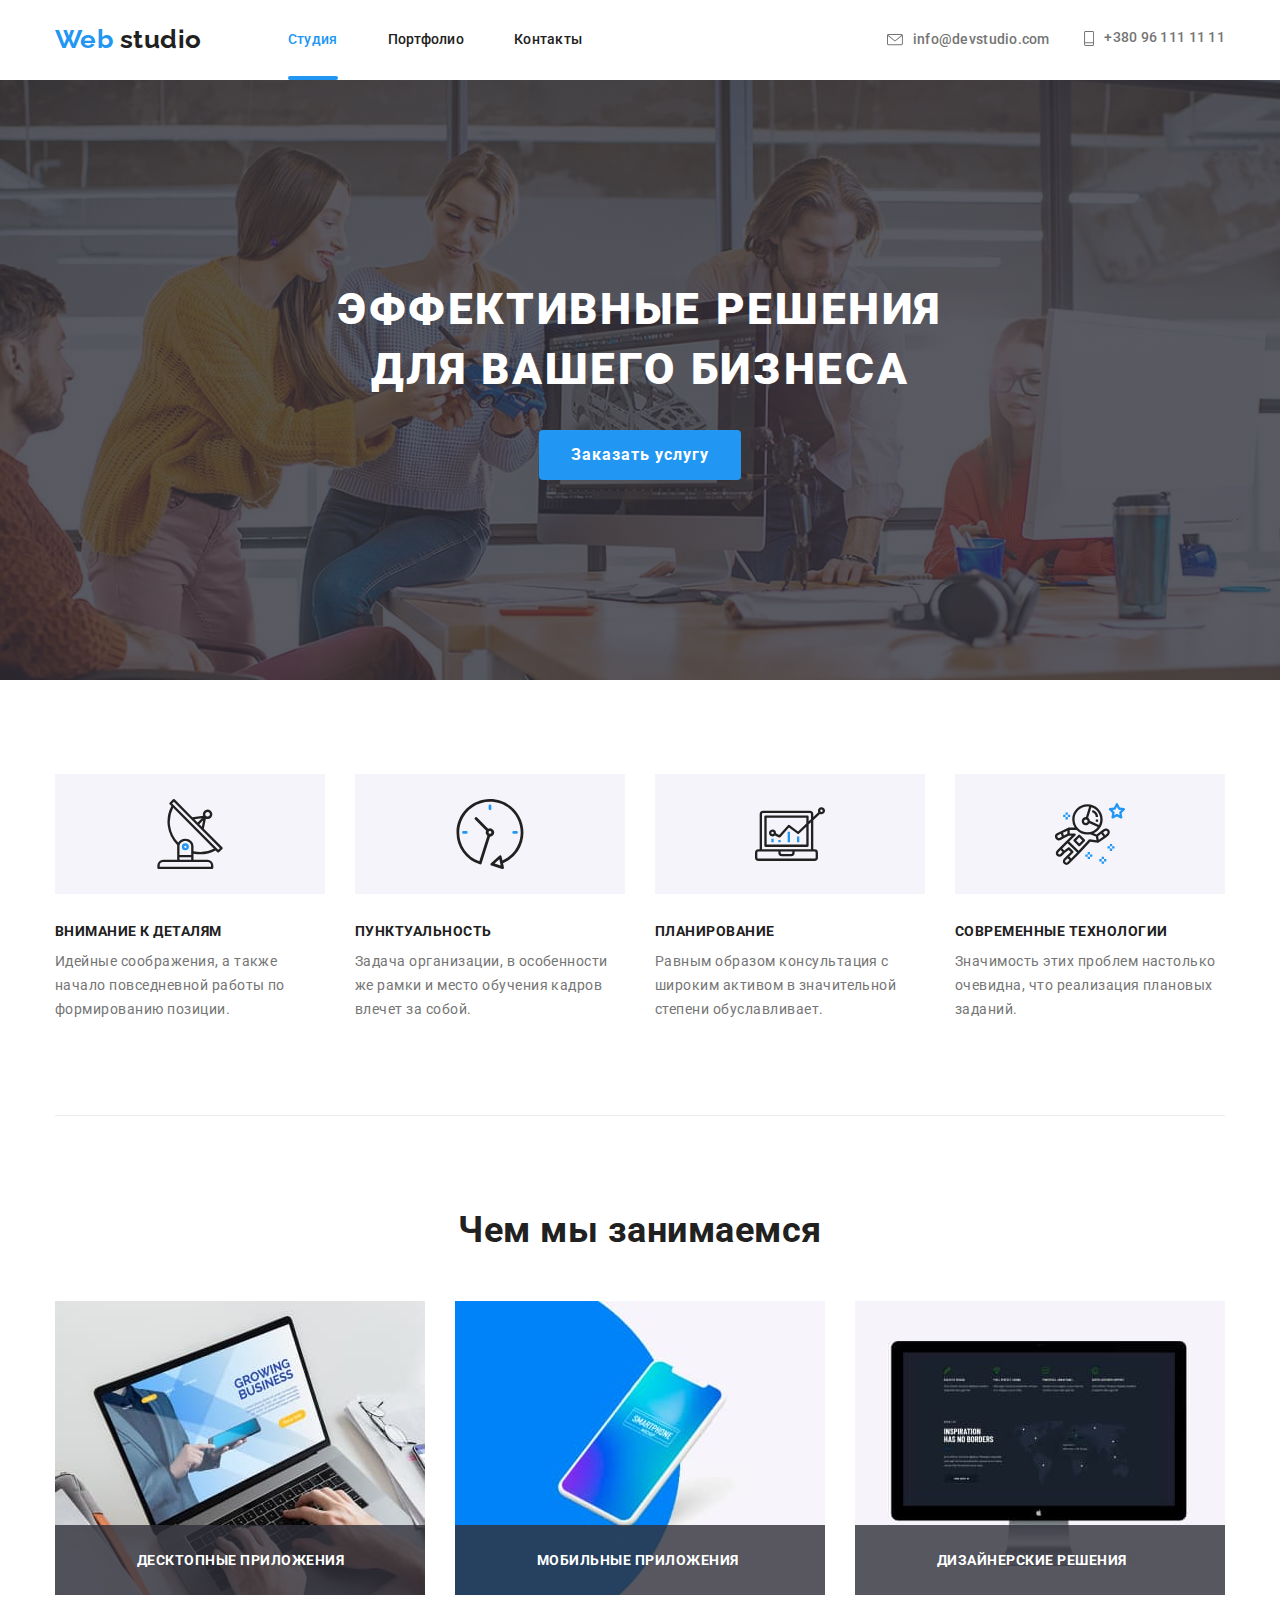
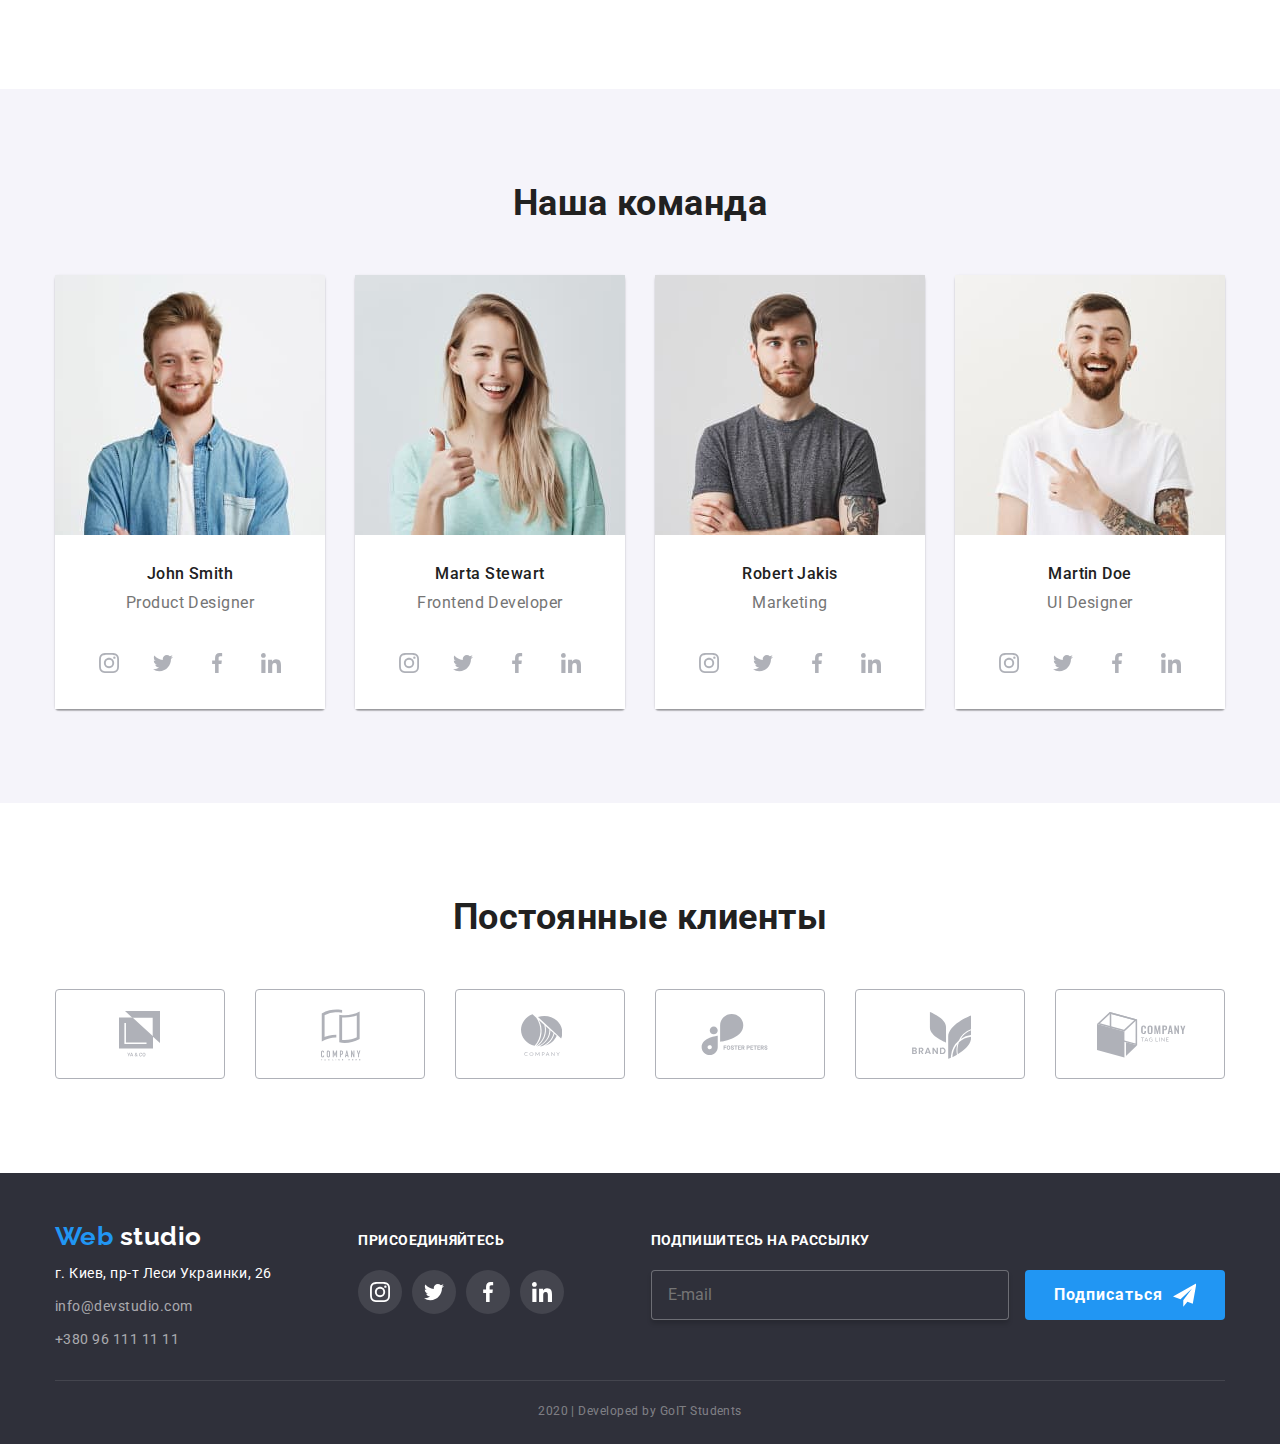
<file: index.html>
<!DOCTYPE html>
<html lang="ru">
  <head>
    <meta charset="UTF-8" />
    <meta name="viewport" content="width=device-width, initial-scale=1.0" />
    <title>Web studio</title>
    <link
      href="https://fonts.googleapis.com/css2?family=Raleway:wght@700&family=Roboto:wght@400;500;700;900&display=swap"
      rel="stylesheet"
    />
    <link
      rel="stylesheet"
      href="https://cdnjs.cloudflare.com/ajax/libs/modern-normalize/0.6.0/modern-normalize.min.css"
    />
    <link rel="stylesheet" href="./css/styles.css" />
  </head>
  <body>
    <header>
      <div class="container for-nav">
        <nav class="main-nav">
          <a href="./index.html" class="logo"
            ><span class="logo-part">Web</span> studio</a
          >
          <ul class="site-nav list">
            <li class="item">
              <a href="./index.html" class="link current">Студия</a>
            </li>
            <li class="item">
              <a href="./portfolio.html" class="link">Портфолио</a>
            </li>
            <li class="item">
              <a href="" class="link">Контакты</a>
            </li>
          </ul>
        </nav>

        <div class="nav-contacts">
          <address>
            <a href="mailto:info@devstudio.com" class="address-text">
              <svg width="16" height="12" class="contacts-icon">
                <use href="./images/symbol-defs.svg#envelope"></use>
              </svg>
              info@devstudio.com</a
            >
            <a href="tel:+380961111111" class="address-text">
              <svg width="10" height="15" class="contacts-icon">
                <use href="./images/symbol-defs.svg#phone"></use>
              </svg>
              +380 96 111 11 11</a
            >
          </address>
        </div>
      </div>
    </header>
    <main>
      <!-- Герой -->
      <section class="hero">
        <h1 class="hero-title">
          Эффективные решения <br />
          для вашего бизнеса
        </h1>
        <button class="hero-service" data-modal-open>Заказать услугу</button>
      </section>

      <!-- Преимущества -->
      <section class="section adv">
        <div class="container">
          <!-- <h2 class="section-title">Наши преимущества</h2> -->
          <ul class="list advantages">
            <li class="adv-item">
              <div class="picture-block">
                <svg class="adv-icon" width="70" height="70px">
                  <use href="./images/symbol-defs.svg#antenna1"></use>
                </svg>
              </div>
              <h3 class="advantages-list">Внимание к деталям</h3>
              <p class="advantages-text">
                Идейные соображения, а также начало повседневной работы по
                формированию позиции.
              </p>
            </li>

            <li class="adv-item">
              <div class="picture-block">
                <svg class="adv-icon" width="70" height="70px">
                  <use href="./images/symbol-defs.svg#clock1"></use>
                </svg>
              </div>
              <h3 class="advantages-list">Пунктуальность</h3>
              <p class="advantages-text">
                Задача организации, в особенности же рамки и место обучения
                кадров влечет за собой.
              </p>
            </li>

            <li class="adv-item">
              <div class="picture-block">
                <svg class="adv-icon" width="70" height="70px">
                  <use href="./images/symbol-defs.svg#diagram1"></use>
                </svg>
              </div>
              <h3 class="advantages-list">Планирование</h3>
              <p class="advantages-text">
                Равным образом консультация с широким активом в значительной
                степени обуславливает.
              </p>
            </li>

            <li class="adv-item">
              <div class="picture-block">
                <svg class="adv-icon" width="70" height="70px">
                  <use href="./images/symbol-defs.svg#astronaut1"></use>
                </svg>
              </div>
              <h3 class="advantages-list">Современные технологии</h3>
              <p class="advantages-text">
                Значимость этих проблем настолько очевидна, что реализация
                плановых заданий.
              </p>
            </li>
          </ul>
        </div>
      </section>

      <!-- Наши продукты -->
      <section class="section sale">
        <div class="container">
          <h2 class="section-title">Чем мы занимаемся</h2>
          <ul class="list products">
            <li class="product-item">
              <img src="./images/laptop2.jpg" alt="typing-on-laptop" />
              <div class="product-thumb">
                <h3 class="product-text">Десктопные приложения</h3>
              </div>
            </li>

            <li class="product-item">
              <img src="./images/smartphone.jpg" alt="smartphone" />
              <div class="product-thumb">
                <h3 class="product-text">Мобильные приложения</h3>
              </div>
            </li>

            <li class="product-item">
              <img src="./images/desktop.jpg" alt="desktop" />
              <div class="product-thumb">
                <h3 class="product-text">Дизайнерские решения</h3>
              </div>
            </li>
          </ul>
        </div>
      </section>

      <!-- Наша команда -->
      <section class="section team">
        <div class="container">
          <h2 class="section-title">Наша команда</h2>
          <ul class="list members">
            <li class="team-item">
              <img src="./images/john.jpg" alt="John Smith" width="280" />
              <div class="team-thumb">
                <h3 class="team-member">John Smith</h3>
                <p class="job-type">Product Designer</p>
                <ul class="social-links list">
                  <li class="social-item">
                    <a href="" aria-label="instagram" class="social-item__link">
                      <svg width="20" height="20" class="social-icon">
                        <use href="./images/symbol-defs.svg#instagram"></use>
                      </svg>
                    </a>
                  </li>
                  <li class="social-item">
                    <a href="" aria-label="twitter" class="social-item__link">
                      <svg width="20" height="20" class="social-icon">
                        <use href="./images/symbol-defs.svg#twitter"></use>
                      </svg>
                    </a>
                  </li>
                  <li class="social-item">
                    <a href="" aria-label="facebook" class="social-item__link">
                      <svg width="20" height="20" class="social-icon">
                        <use href="./images/symbol-defs.svg#facebook"></use>
                      </svg>
                    </a>
                  </li>
                  <li class="social-item">
                    <a href="" aria-label="linkedin" class="social-item__link">
                      <svg width="20" height="20" class="social-icon">
                        <use href="./images/symbol-defs.svg#linkedin"></use>
                      </svg>
                    </a>
                  </li>
                </ul>
              </div>
            </li>

            <li class="team-item">
              <img src="./images/marta.jpg" alt="Marta Stewart" width="280" />
              <div class="team-thumb">
              <h3 class="team-member">Marta Stewart</h3>
              <p class="job-type">Frontend Developer</p>
              <ul class="social-links list">
                <li class="social-item">
                  <a href="" aria-label="instagram" class="social-item__link">
                    <svg width="20" height="20" class="social-icon">
                      <use href="./images/symbol-defs.svg#instagram"></use>
                    </svg>
                  </a>
                </li>
                <li class="social-item">
                  <a href="" aria-label="twitter" class="social-item__link">
                    <svg width="20" height="20" class="social-icon">
                      <use href="./images/symbol-defs.svg#twitter"></use>
                    </svg>
                  </a>
                </li>
                <li class="social-item">
                  <a href="" aria-label="facebook" class="social-item__link">
                    <svg width="20" height="20" class="social-icon">
                      <use href="./images/symbol-defs.svg#facebook"></use>
                    </svg>
                  </a>
                </li>
                <li class="social-item">
                  <a href="" aria-label="linkedin" class="social-item__link">
                    <svg width="20" height="20" class="social-icon">
                      <use href="./images/symbol-defs.svg#linkedin"></use>
                    </svg>
                  </a>
                </li>
              </ul>
              </div>
            </li>

            <li class="team-item">
              <img src="./images/robert.jpg" alt="Robert Jakis" width="280" />
              <div class="team-thumb">
              <h3 class="team-member">Robert Jakis</h3>
              <p class="job-type">Marketing</p>
              <ul class="social-links list">
                <li class="social-item">
                  <a href="" aria-label="instagram" class="social-item__link">
                    <svg width="20" height="20" class="social-icon">
                      <use href="./images/symbol-defs.svg#instagram"></use>
                    </svg>
                  </a>
                </li>
                <li class="social-item">
                  <a href="" aria-label="twitter" class="social-item__link">
                    <svg width="20" height="20" class="social-icon">
                      <use href="./images/symbol-defs.svg#twitter"></use>
                    </svg>
                  </a>
                </li>
                <li class="social-item">
                  <a href="" aria-label="facebook" class="social-item__link">
                    <svg width="20" height="20" class="social-icon">
                      <use href="./images/symbol-defs.svg#facebook"></use>
                    </svg>
                  </a>
                </li>
                <li class="social-item">
                  <a href="" aria-label="linkedin" class="social-item__link">
                    <svg width="20" height="20" class="social-icon">
                      <use href="./images/symbol-defs.svg#linkedin"></use>
                    </svg>
                  </a>
                </li>
              </ul>
              </div>
            </li>

            <li class="team-item">
              <img src="./images/martin.jpg" alt="Martin Doe" width="280" />
              <div class="team-thumb">
              <h3 class="team-member">Martin Doe</h3>
              <p class="job-type">UI Designer</p>
              <ul class="social-links list">
                <li class="social-item">
                  <a href="" aria-label="instagram" class="social-item__link">
                    <svg width="20" height="20" class="social-icon">
                      <use href="./images/symbol-defs.svg#instagram"></use>
                    </svg>
                  </a>
                </li>
                <li class="social-item">
                  <a href="" aria-label="twitter" class="social-item__link">
                    <svg width="20" height="20" class="social-icon">
                      <use href="./images/symbol-defs.svg#twitter"></use>
                    </svg>
                  </a>
                </li>
                <li class="social-item">
                  <a href="" aria-label="facebook" class="social-item__link">
                    <svg width="20" height="20" class="social-icon">
                      <use href="./images/symbol-defs.svg#facebook"></use>
                    </svg>
                  </a>
                </li>
                <li class="social-item">
                  <a href="" aria-label="linkedin" class="social-item__link">
                    <svg width="20" height="20" class="social-icon">
                      <use href="./images/symbol-defs.svg#linkedin"></use>
                    </svg>
                  </a>
                </li>
              </ul>
            </li>
          </ul>
          </div>
        </div>
      </section>

      <!-- Постоянные клиенты -->
      <section class="section clients">
        <div class="container">
          <h2 class="section-title">Постоянные клиенты</h2>
          <ul class="list permanent">
            <li class="client-item">
              <a href="" class="client-link">
                <svg width="45" height="50px" class="client-icon one">
                  <use href="./images/symbol-defs.svg#logo1"></use>
                </svg>
              </a>
            </li>

            <li class="client-item">
              <a href="" class="client-link">
                <svg width="40" height="52px" class="client-icon two">
                  <use href="./images/symbol-defs.svg#logo2"></use>
                </svg>
              </a>
            </li>

            <li class="client-item">
              <a href="" class="client-link">
                <svg width="41" height="43px" class="client-icon three">
                  <use href="./images/symbol-defs.svg#logo3"></use>
                </svg>
              </a>
            </li>

            <li class="client-item">
              <a href="" class="client-link">
                <svg width="80" height="42px" class="client-icon four">
                  <use href="./images/symbol-defs.svg#logo4"></use>
                </svg>
              </a>
            </li>

            <li class="client-item">
              <a href="" class="client-link">
                <svg width="59" height="47px" class="client-icon five">
                  <use href="./images/symbol-defs.svg#logo5"></use>
                </svg>
              </a>
            </li>

            <li class="client-item">
              <a href="" class="client-link">
                <svg width="89" height="46px" class="client-icon six">
                  <use href="./images/symbol-defs.svg#logo6"></use>
                </svg>
              </a>
            </li>
          </ul>
        </div>
      </section>
    </main>

    <!-- Футер -->
    <footer class="footer">
      <div class="container">
        <div class="last">
          <div class="first-footer">
            <a href="./index.html" class="logo lower"
              ><span class="logo-part">Web</span
              ><span class="logo-studio"> studio</span>
            </a>
            <address>
              <p class="address-street">г. Киев, пр-т Леси Украинки, 26</p>

              <a href="mailto:info@devstudio.com" class="address-footer mail">
                info@devstudio.com</a
              >
              <br />
              <a href="tel:+380961111111" class="address-footer">
                +380 96 111 11 11</a
              >
            </address>
          </div>
          <div class="second-footer">
            <p class="join">Присоединяйтесь</p>
            <ul class="list footer-links">
              <li class="join-item">
                <a href="" aria-label="instagram" class="join-item__link down">
                  <svg width="20" height="20" class="join-icon">
                    <use href="./images/symbol-defs.svg#instagram"></use>
                  </svg>
                </a>
              </li>
              <li class="join-item">
                <a href="" aria-label="twitter" class="join-item__link">
                  <svg width="20" height="20" class="join-icon">
                    <use href="./images/symbol-defs.svg#twitter"></use>
                  </svg>
                </a>
              </li>
              <li class="join-item">
                <a href="" aria-label="facebook" class="join-item__link">
                  <svg width="20" height="20" class="join-icon">
                    <use href="./images/symbol-defs.svg#facebook"></use>
                  </svg>
                </a>
              </li>
              <li class="join-item">
                <a href="" aria-label="linkedin" class="join-item__link">
                  <svg width="20" height="20" class="join-icon">
                    <use href="./images/symbol-defs.svg#linkedin"></use>
                  </svg>
                </a>
              </li>
            </ul>
          </div>
          <div class="third-footer">
            <p class="join">Подпишитесь на рассылку</p>
            <form>
              <input type="email" name="mailing" placeholder="E-mail" class="mailing-input">
              <button type="submit" class="mailing-button">Подписаться
                 <svg width="24" height="24" class="mailing-icon">
                   <use href="./images/symbol-defs.svg#plane"></use>
                 </svg>  
              </button>
            </form>
          </div>
        </div>
        <p class="developers">2020 | Developed by GoIT Students</p>
      </div>
    </footer>

    <!-- modal-form -->

    <div class="backdrop is-hidden" data-modal>
      
        <form class="modal">
          <b class="form-title">Оставьте свои данные, мы вам перезвоним</b>
         <div class="form-label">
            
              <input class="form-input" type="text" name="name" id="name" placeholder=" ">
              <label for="name" class="label">
                
                Имя </label>
                <svg class="form-icon" width="18" height="18">
                  <use href="./images/symbol-defs.svg#person"></use>
                </svg>
            </div>
          <div class="form-label">
            
              <input class="form-input" type="tel" name="tel" id="tel" placeholder=" ">
              <label for="tel" class="label">
                
                Телефон
              </label>
              <svg class="form-icon" width="18" height="18">
                <use href="./images/symbol-defs.svg#phone-form"></use>
              </svg>
            
          </div>
          <div class="form-label">
            
              <input class="form-input" type="email" name="mail" id="mail" placeholder=" ">
              <label for="mail" class="label">
                
                Почта</label>
                <svg class="form-icon" width="18" height="18">
                  <use href="./images/symbol-defs.svg#mail-env"></use>
                </svg>
            
          </div>
          <div class="form-comment">
            <textarea class="comment" name="comment" id="comment" placeholder=" "></textarea>
            <label class="comment-label" for="comment">Комментарий
            </label> 
            
          </div>
          <label class="checkbox-label">
          <input class="checkbox" type="checkbox" name="agreement"> 
          <span class="checkbox-icon"></span>
          Соглашаюсь с рассылкой и принимаю &nbsp;<a href="" class="checkbox-link">Условия договора</a>
          </label>
          <button type="submit" class="submit-button">Отправить</button>
          <button class="modal-button" data-modal-close>
            <svg width="18" height="18" class="close-icon">
              <use href="./images/symbol-defs.svg#close-button"></use>
            </svg>
        </form>
         
         </button>
        
    </div>
    <script src="./js/modal.js"></script>
  </body>
</html>
</file>
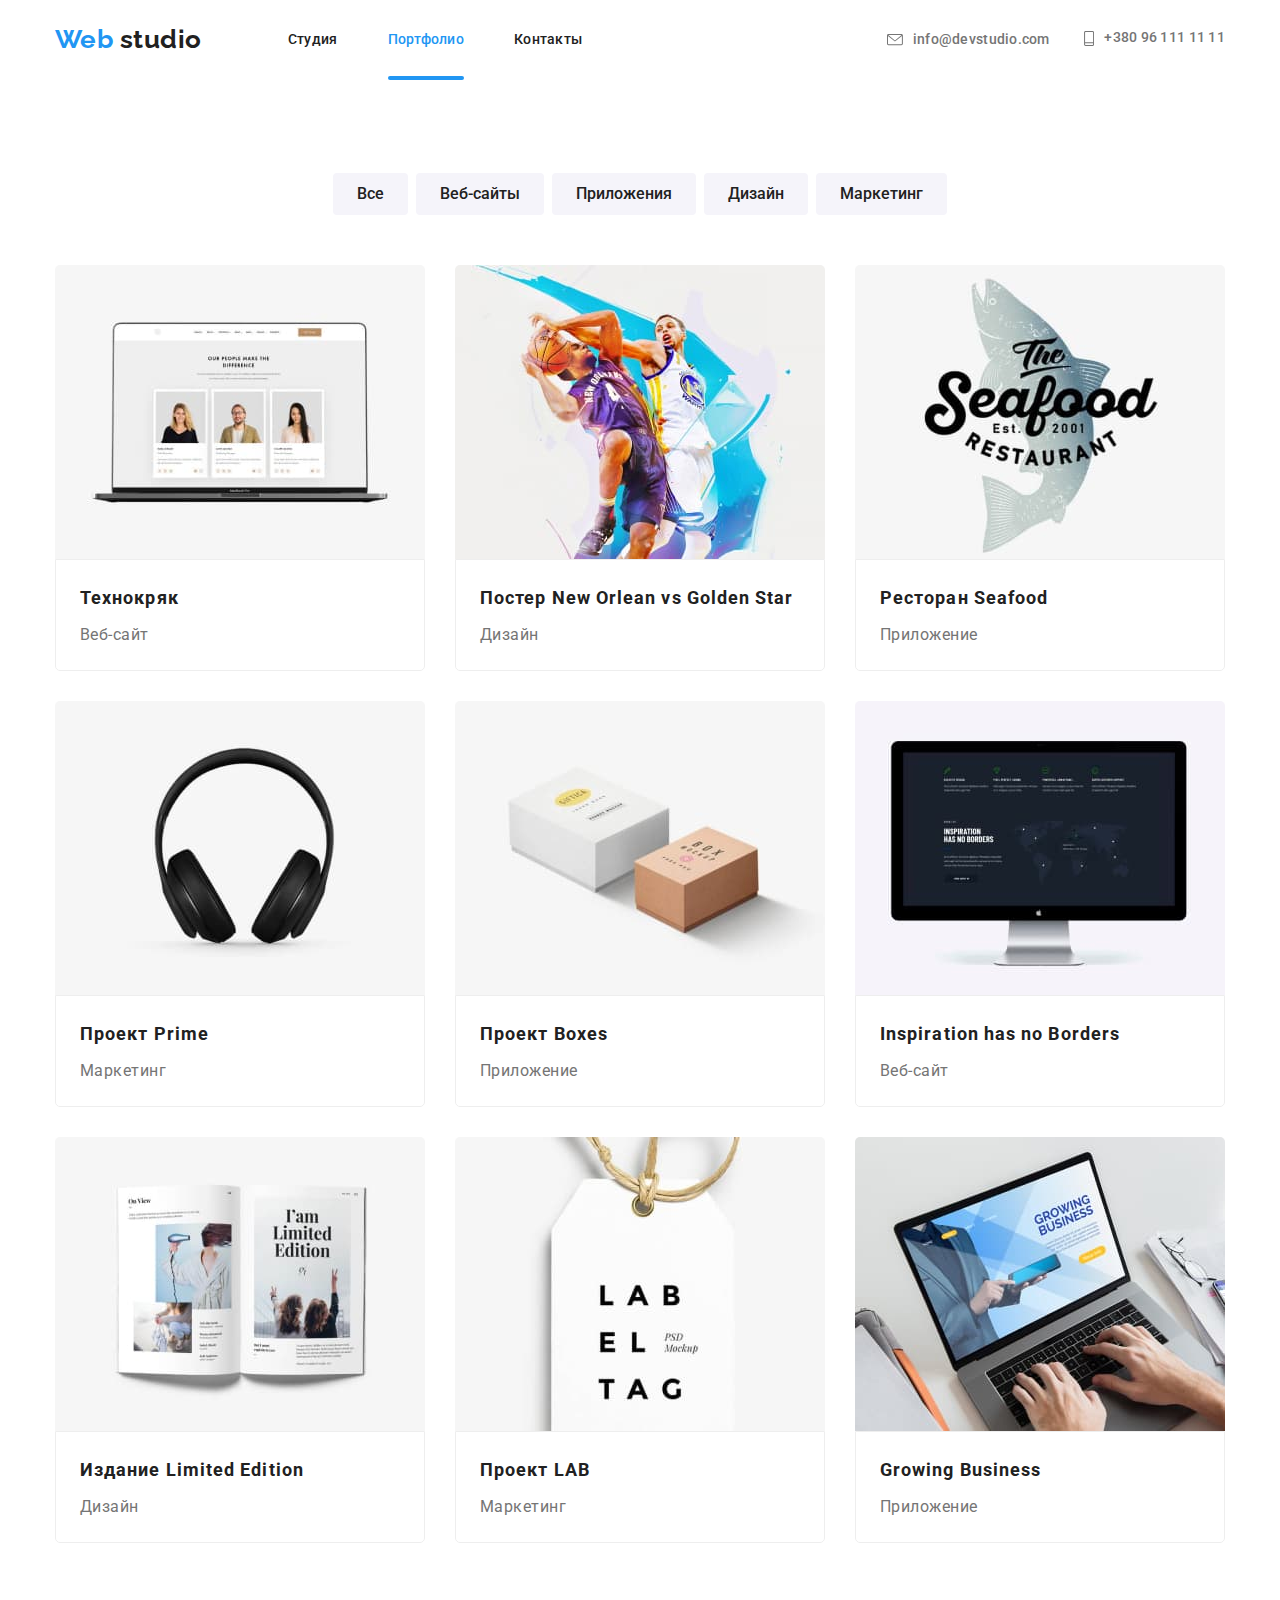
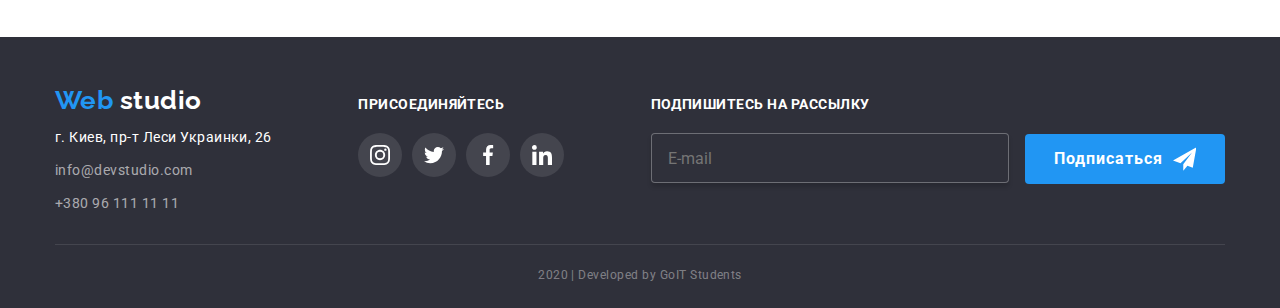
<file: portfolio.html>
<!DOCTYPE html>
<html lang="en">
  <head>
    <meta charset="UTF-8" />
    <meta name="viewport" content="width=device-width, initial-scale=1.0" />
    <title>Portfolio</title>
    <link
      href="https://fonts.googleapis.com/css2?family=Raleway:wght@700&family=Roboto:wght@400;500;700;900&display=swap"
      rel="stylesheet"
    />
    <link
      rel="stylesheet"
      href="https://cdnjs.cloudflare.com/ajax/libs/modern-normalize/0.6.0/modern-normalize.min.css"
    />
    <link rel="stylesheet" href="./css/styles.css" />
  </head>
  <body>
    <header>
      <div class="container for-nav">
        <nav class="main-nav">
          <a href="./index.html" class="logo"
            ><span class="logo-part">Web</span> studio</a
          >
          <ul class="site-nav list">
            <li class="item">
              <a href="./index.html" class="link">Студия</a>
            </li>
            <li class="item">
              <a href="./portfolio.html" class="link current">Портфолио</a>
            </li>
            <li class="item">
              <a href="" class="link">Контакты</a>
            </li>
          </ul>
        </nav>

        <div class="nav-contacts">
          <address>
            <a href="mailto:info@devstudio.com" class="address-text">
              <svg width="16" height="12" class="contacts-icon">
                <use href="./images/symbol-defs.svg#envelope"></use>
              </svg>
              info@devstudio.com</a
            >
            <a href="tel:+380961111111" class="address-text">
              <svg width="10" height="15" class="contacts-icon">
                <use href="./images/symbol-defs.svg#phone"></use>
              </svg>
              +380 96 111 11 11</a
            >
          </address>
        </div>
      </div>
    </header>

    <main>
      <!-- types of projects -->
      <section class="section-filter">
        <div class="container">
          <!-- <h1 class="section-title">Наши проекты</h1> -->
          <ul class="list filter">
            <li class="filter-item">
              <button type="button" class="button">Все</button>
            </li>
            <li class="filter-item">
              <button type="button" class="button">Веб-сайты</button>
            </li>
            <li class="filter-item">
              <button type="button" class="button">Приложения</button>
            </li>
            <li class="filter-item">
              <button type="button" class="button">Дизайн</button>
            </li>
            <li class="filter-item">
              <button type="button" class="button">Маркетинг</button>
            </li>
          </ul>
        </div>
      </section>

      <!-- project examples -->
      <section class="projects">
        <div class="container">
          <ul class="list flex">
            <li class="flex-item">
              <a href="" class="flex-link">
                <div class="flex-thumb">
                  <img
                    class="flex-image"
                    src="./images/techno.jpg"
                    alt="Технокряк"
                  />
                  <p class="projects-text">
                    Технокряк это современная площадка распространения
                    коронавируса. Компании используют эту платформу для
                    цифрового шпионажа и атак на защищённые сервера конкурентов.
                  </p>
                </div>
                <div class="flex-content">
                  <h2 class="projects-title">Технокряк</h2>
                  <p class="projects-type">Веб-сайт</p>
                </div>
              </a>
            </li>
            <li class="flex-item">
              <a href="" class="flex-link">
                <div class="flex-thumb">
                  <img
                    class="flex-image"
                    src="./images/new-orleans.jpg"
                    alt="Баскетбол"
                  />
                  <p class="projects-text">
                    Технокряк это современная площадка распространения
                    коронавируса. Компании используют эту платформу для
                    цифрового шпионажа и атак на защищённые сервера конкурентов.
                  </p>
                </div>
                <div class="flex-content">
                  <h2 class="projects-title">
                    Постер New Orlean vs Golden Star
                  </h2>
                  <p class="projects-type">Дизайн</p>
                </div>
              </a>
            </li>
            <li class="flex-item">
              <a href="" class="flex-link">
                <div class="flex-thumb">
                  <img
                    class="flex-image"
                    src="./images/seafood.jpg"
                    alt="Ресторан"
                  />
                  <p class="projects-text">
                    Технокряк это современная площадка распространения
                    коронавируса. Компании используют эту платформу для
                    цифрового шпионажа и атак на защищённые сервера конкурентов.
                  </p>
                </div>
                <div class="flex-content">
                  <h2 class="projects-title">Ресторан Seafood</h2>
                  <p class="projects-type">Приложение</p>
                </div>
              </a>
            </li>
            <li class="flex-item">
              <a href="" class="flex-link">
                <div class="flex-thumb">
                  <img
                    class="flex-image"
                    src="./images/prime.jpg"
                    alt="Наушники"
                  />
                  <p class="projects-text">
                    Технокряк это современная площадка распространения
                    коронавируса. Компании используют эту платформу для
                    цифрового шпионажа и атак на защищённые сервера конкурентов.
                  </p>
                </div>
                <div class="flex-content">
                  <h2 class="projects-title">Проект Prime</h2>
                  <p class="projects-type">Маркетинг</p>
                </div>
              </a>
            </li>
            <li class="flex-item">
              <a href="" class="flex-link">
                <div class="flex-thumb">
                  <img
                    class="flex-image"
                    src="./images/boxes.jpg"
                    alt="Коробки"
                  />
                  <p class="projects-text">
                    Технокряк это современная площадка распространения
                    коронавируса. Компании используют эту платформу для
                    цифрового шпионажа и атак на защищённые сервера конкурентов.
                  </p>
                </div>
                <div class="flex-content">
                  <h2 class="projects-title">Проект Boxes</h2>
                  <p class="projects-type">Приложение</p>
                </div>
              </a>
            </li>
            <li class="flex-item">
              <a href="" class="flex-link">
                <div class="flex-thumb">
                  <img
                    class="flex-image"
                    src="./images/desktop.jpg"
                    alt="Монитор"
                  />
                  <p class="projects-text">
                    Технокряк это современная площадка распространения
                    коронавируса. Компании используют эту платформу для
                    цифрового шпионажа и атак на защищённые сервера конкурентов.
                  </p>
                </div>
                <div class="flex-content">
                  <h2 class="projects-title">Inspiration has no Borders</h2>
                  <p class="projects-type">Веб-сайт</p>
                </div>
              </a>
            </li>
            <li class="flex-item">
              <a href="" class="flex-link">
                <div class="flex-thumb">
                  <img
                    class="flex-image"
                    src="./images/limited.jpg"
                    alt="Журнал"
                  />
                  <p class="projects-text">
                    Технокряк это современная площадка распространения
                    коронавируса. Компании используют эту платформу для
                    цифрового шпионажа и атак на защищённые сервера конкурентов.
                  </p>
                </div>
                <div class="flex-content">
                  <h2 class="projects-title">Издание Limited Edition</h2>
                  <p class="projects-type">Дизайн</p>
                </div>
              </a>
            </li>
            <li class="flex-item">
              <a href="" class="flex-link">
                <div class="flex-thumb">
                  <img class="flex-image" src="./images/lab.jpg" alt="Ярлык" />
                  <p class="projects-text">
                    Технокряк это современная площадка распространения
                    коронавируса. Компании используют эту платформу для
                    цифрового шпионажа и атак на защищённые сервера конкурентов.
                  </p>
                </div>
                <div class="flex-content">
                  <h2 class="projects-title">Проект LAB</h2>
                  <p class="projects-type">Маркетинг</p>
                </div>
              </a>
            </li>
            <li class="flex-item">
              <a href="" class="flex-link">
                <div class="flex-thumb">
                  <img
                    class="flex-image"
                    src="./images/laptop2.jpg"
                    alt="Ноутбук"
                  />
                  <p class="projects-text">
                    Технокряк это современная площадка распространения
                    коронавируса. Компании используют эту платформу для
                    цифрового шпионажа и атак на защищённые сервера конкурентов.
                  </p>
                </div>
                <div class="flex-content">
                  <h2 class="projects-title">Growing Business</h2>
                  <p class="projects-type">Приложение</p>
                </div>
              </a>
            </li>
          </ul>
        </div>
      </section>
    </main>

    <!-- Футер -->
    <footer class="footer">
      <div class="container">
        <div class="last">
          <div class="first-footer">
            <a href="./index.html" class="logo lower"><span class="logo-part">Web</span><span class="logo-studio">
                studio</span>
            </a>
            <address>
              <p class="address-street">г. Киев, пр-т Леси Украинки, 26</p>
    
              <a href="mailto:info@devstudio.com" class="address-footer mail">
                info@devstudio.com</a>
              <br />
              <a href="tel:+380961111111" class="address-footer">
                +380 96 111 11 11</a>
            </address>
          </div>
          <div class="second-footer">
            <p class="join">Присоединяйтесь</p>
            <ul class="list footer-links">
              <li class="join-item">
                <a href="" aria-label="instagram" class="join-item__link down">
                  <svg width="20" height="20" class="join-icon">
                    <use href="./images/symbol-defs.svg#instagram"></use>
                  </svg>
                </a>
              </li>
              <li class="join-item">
                <a href="" aria-label="twitter" class="join-item__link">
                  <svg width="20" height="20" class="join-icon">
                    <use href="./images/symbol-defs.svg#twitter"></use>
                  </svg>
                </a>
              </li>
              <li class="join-item">
                <a href="" aria-label="facebook" class="join-item__link">
                  <svg width="20" height="20" class="join-icon">
                    <use href="./images/symbol-defs.svg#facebook"></use>
                  </svg>
                </a>
              </li>
              <li class="join-item">
                <a href="" aria-label="linkedin" class="join-item__link">
                  <svg width="20" height="20" class="join-icon">
                    <use href="./images/symbol-defs.svg#linkedin"></use>
                  </svg>
                </a>
              </li>
            </ul>
          </div>
          <div class="third-footer">
            <p class="join">Подпишитесь на рассылку</p>
            <form>
              <input type="email" name="mailing" placeholder="E-mail" class="mailing-input">
              <button type="submit" class="mailing-button">Подписаться
                <svg width="24" height="24" class="mailing-icon">
                  <use href="./images/symbol-defs.svg#plane"></use>
                </svg>
              </button>
            </form>
          </div>
        </div>
        <p class="developers">2020 | Developed by GoIT Students</p>
      </div>
    </footer>
  </body>
</html>
</file>
<file: css/styles.css>
/* styles for index.html */

:root {
  --primary-text-color: #757575;
  --title-text-color: #212121;
  --accent-color: #2196f3;
}

body {
  background-color: #ffffff;
  color: var(--primary-text-color);
  font-family: Roboto, sans-serif;
  letter-spacing: 0.03em;
}

img {
  display: block;
  max-width: 100%;
  height: auto;
}

.container {
  width: 1200px;
  margin: 0 auto;
  padding-left: 15px;
  padding-right: 15px;
}

.list {
  list-style: none;
  padding: 0px;
  margin: 0px;
}

.logo {
  margin-right: 86px;
  color: var(--title-text-color);
  text-decoration: none;
  font-family: Raleway, sans-serif;
  font-weight: 700;
  font-size: 26px;
  line-height: 1.2;
}

.logo-part {
  color: var(--accent-color);
}

.logo-studio {
  color: #ffffff;
}

/* site navigation */

.main-nav {
  display: flex;
  align-items: center;
}

.site-nav {
  display: flex;
}

.container.for-nav {
  display: flex;
  align-items: center;
}

.contacts-icon {
  margin-right: 10px;
  fill: currentColor;
}

.address-text:hover,
.address-text:focus {
  color: var(--accent-color);
}

.site-nav .link {
  display: block;
  position: relative;
  padding-top: 32px;
  padding-bottom: 32px;

  color: var(--title-text-color);
  text-decoration: none;
  font-weight: 500;
  font-size: 14px;
  line-height: 1.14;
  letter-spacing: 0.02em;

  transition: 250ms cubic-bezier(0.4, 0, 0.2, 1);
}

.link.current::after {
  content: '';
  position: absolute;
  bottom: 0;
  left: 0;
  width: 100%;
  height: 4px;
  border-radius: 2px;
  background-color: var(--accent-color);
}

.site-nav .item + .item {
  margin-left: 50px;
}

.site-nav .list {
  padding-left: 0px;
}

.site-nav .link:hover,
.site-nav .link:focus {
  color: var(--accent-color);
}

.site-nav .link.current {
  color: var(--accent-color);
}

.nav-contacts {
  margin-left: auto;
  display: flex;
}

.address-text:not(:last-child) {
  margin-right: 30px;
}

.address-text {
  display: inline-flex;
  align-items: center;
  color: var(--primary-text-color);
  text-decoration: none;
  font-weight: 500;
  font-size: 14px;
  font-style: normal;
  line-height: 1.14;
  letter-spacing: 0.02em;

  transition: 250ms cubic-bezier(0.4, 0, 0.2, 1);
}

/* hero */
.hero {
  max-width: 1600px;
  height: 600px;
  margin-left: auto;
  margin-right: auto;
  color: #ffffff;
  text-align: center;
  background-image: linear-gradient(
      to right,
      rgba(47, 48, 58, 0.8),
      rgba(47, 48, 58, 0.8)
    ),
    url(../images/hero.jpg);
  background-position: center;
  background-repeat: no-repeat;
  background-size: cover;
  background-color: #000000;
}

.hero .hero-title {
  margin-top: 0px;
  margin-bottom: 30px;
  padding-top: 200px;
  font-weight: 900;
  font-size: 44px;
  line-height: 1.36;
  letter-spacing: 0.06em;
  text-transform: uppercase;
}

.hero .hero-service {
  display: inline-block;
  padding: 10px 32px;
  min-width: 200px;

  color: #ffffff;
  background-color: var(--accent-color);
  border-radius: 4px;
  text-decoration: none;
  font-weight: 700;
  font-size: 16px;
  line-height: 1.87;
  letter-spacing: 0.06em;
  border: none;
}

/* main content  */

.section-title {
  margin-top: 0px;
  margin-bottom: 50px;
  color: var(--title-text-color);
  font-size: 36px;
  line-height: 1.16;
  text-align: center;
}

.section {
  padding-top: 94px;
}

.section.adv {
  padding-bottom: 94px;
  position: relative;
}

.section.adv::after {
  content: '';
  position: absolute;
  bottom: 0;
  left: 0;
  right: 0;
  background-color: #ececec;
  width: 1170px;
  height: 1px;
  margin: 0 auto;
}

.list.advantages {
  display: flex;
}

.adv-item {
  width: calc((100% - 90px) / 3);
}

.adv-item:not(:last-child) {
  margin-right: 30px;
}

.picture-block {
  background-color: #f5f4fa;
  height: 120px;
}

.adv-icon {
  margin: 25px 100px;
}

.advantages .advantages-list {
  margin-top: 30px;
  margin-bottom: 10px;
  color: var(--title-text-color);
  font-size: 14px;
  line-height: 1.14;
  text-transform: uppercase;
}

.advantages-text {
  margin-top: 0px;
  margin-bottom: 0px;
  font-size: 14px;
  line-height: 1.71;
}

.list.products {
  display: flex;
}

.product-item {
  position: relative;
  width: calc((100% - 60px) / 2);
}

.product-item:not(:last-child) {
  margin-right: 30px;
}

.product-text {
  margin-top: 0px;
  margin-bottom: 0px;
  color: #ffffff;
  font-size: 14px;
  line-height: 1.14;
  text-transform: uppercase;
}

.product-thumb {
  position: absolute;
  bottom: 0;
  left: 0;
  transform: translate(82px, -27px);
}

.product-item::before {
  content: '';
  position: absolute;
  bottom: 0;
  width: 100%;
  height: 70px;
  background-color: rgba(47, 48, 58, 0.8);
}

.section.sale {
  padding-bottom: 94px;
}

.section.team {
  padding-bottom: 94px;
  background-color: #f5f4fa;
  text-align: center;
}

.list.members {
  display: flex;
}

.team-item {
  width: calc((100% - 90px) / 3);
  box-shadow: 0px 2px 1px rgba(0, 0, 0, 0.2), 0px 1px 1px rgba(0, 0, 0, 0.14),
    0px 1px 3px rgba(0, 0, 0, 0.12);
  border-radius: 4px;
}

.team-item:not(:last-child) {
  margin-right: 30px;
}

.section .team-member {
  padding-top: 30px;
  margin-top: 0px;
  margin-bottom: 10px;
  color: var(--title-text-color);
  font-weight: 500;
  font-size: 16px;
  line-height: 1.18;
}

.team-thumb {
  background-color: #fff;
}

.job-type {
  margin-top: 0px;
  margin-bottom: 28px;
  font-size: 16px;
  line-height: 1.18;
}

.social-links {
  display: flex;
  justify-content: space-between;
  padding-left: 32px;
  padding-right: 32px;
  padding-bottom: 24px;
}

.social-item__link {
  display: block;
  width: 44px;
  height: 44px;
  color: #afb1b8;
  border-radius: 50%;
  transition: background-color 250ms cubic-bezier(0.4, 0, 0.2, 1),
    color 250ms cubic-bezier(0.4, 0, 0.2, 1);
}

.social-item__link:hover,
.social-item__link:focus {
  background-color: var(--accent-color);
  color: #ffffff;
}

.social-icon {
  fill: currentColor;
  margin: 12px;
}

.section.clients {
  padding-bottom: 94px;
}

.list.permanent {
  display: flex;
  justify-content: center;
}

.client-item {
  width: calc((100% - 150px) / 6);
}

.client-link {
  display: block;
  width: 170px;
  height: 90px;
  border: 1px solid #afb1b8;
  border-radius: 4px;
  color: #afb1b8;
  transition: color 250ms cubic-bezier(0.4, 0, 0.2, 1),
    border 250ms cubic-bezier(0.4, 0, 0.2, 1);
}

.client-link:hover,
.client-link:focus {
  color: var(--accent-color);
  border: 1px solid var(--accent-color);
}

.client-icon {
  fill: currentColor;
}

.one {
  margin: 20px 63px;
}

.two {
  margin: 19px 65px;
}

.three {
  margin: 24px 65px;
}

.four {
  margin: 24px 45px;
}

.five {
  margin: 22px 56px;
}

.six {
  margin: 22px 41px;
}

.client-item:not(:last-child) {
  margin-right: 30px;
}

/* footer */

.footer {
  background-color: #2f303a;
  /* padding-top: 48px; */
}

.last {
  padding-top: 48px;
  display: flex;
  align-items: baseline;
  justify-content: space-between;
}
.list.footer-links {
  display: flex;
  justify-content: space-between;
}

.join-item__link {
  display: block;
  width: 44px;
  height: 44px;
  color: #ffffff;
  background-color: rgba(255, 255, 255, 0.1);
  border-radius: 50%;
  transition: background-color 250ms cubic-bezier(0.4, 0, 0.2, 1);
}

.join-item__link:hover,
.join-item__link:focus {
  background-color: var(--accent-color);
}

.join-icon {
  fill: currentColor;
  margin: 12px;
}

.join-item:not(:last-child) {
  margin-right: 10px;
}

.logo.lower {
  display: block;
  margin-bottom: 10px;
  margin-right: 0px;
}

.first-footer {
  margin-bottom: 28px;
}

.address-footer {
  display: inline-block;
  color: rgba(255, 255, 255, 0.6);
  font-size: 14px;
  font-style: normal;
  line-height: 1.71;
  text-decoration: none;
}

.address-footer.mail {
  margin-bottom: 9px;
}

.address-street {
  margin-top: 0px;
  margin-bottom: 9px;
  color: #ffffff;
  font-size: 14px;
  font-style: normal;
  line-height: 1.71;
}

.join {
  margin-bottom: 21px;
  margin-top: 0px;
  color: #ffffff;
  font-size: 14px;
  font-weight: 700;
  line-height: 1.14;
  text-transform: uppercase;
}

.developers {
  padding-bottom: 21px;
  padding-top: 18px;
  margin-bottom: 0px;
  margin-top: 0px;
  border-top: 1px solid rgba(255, 255, 255, 0.1);
  color: rgba(255, 255, 255, 0.4);
  font-size: 12px;
  line-height: 2;
  text-align: center;
}

.mailing-input {
  padding-left: 16px;
  width: 358px;
  height: 50px;
  background-color: #2f303a;
  border: 1px solid rgba(255, 255, 255, 0.3);
  box-shadow: 0px 4px 4px rgba(0, 0, 0, 0.15);
  border-radius: 4px;
  color: #ffffff;
}

.mailing-button {
  display: inline-flex;
  align-items: center;
  background-color: var(--accent-color);
  color: #ffffff;
  border: none;
  border-radius: 4px;
  width: 200px;
  height: 50px;
  margin-left: 12px;
  padding: 10px 29px;
  font-size: 16px;
  line-height: 1.87;
  font-weight: 700;
  letter-spacing: 0.06em;
}

.mailing-icon {
  margin-left: 10px;
}

.backdrop {
  position: fixed;
  top: 0px;
  left: 0px;
  background-color: rgba(0, 0, 0, 0.2);
  width: 100%;
  height: 100%;
  opacity: 1;
  transition: 250ms cubic-bezier(0.4, 0, 0.2, 1);
}

.backdrop.is-hidden {
  opacity: 0;
  pointer-events: none;
}

.backdrop.is-hidden .modal {
  transform: translate(-50%, -50%) scale(1.2);
}

.modal {
  position: absolute;
  top: 50%;
  left: 50%;
  transform: translate(-50%, -50%) scale(1);
  padding: 40px;

  max-width: 530px;
  background-color: #fff;
  box-shadow: 0px 2px 1px rgba(0, 0, 0, 0.2), 0px 1px 1px rgba(0, 0, 0, 0.14),
    0px 1px 3px rgba(0, 0, 0, 0.12);
  border-radius: 4px;
  transition: 250ms cubic-bezier(0.4, 0, 0.2, 1);
}

.modal-button {
  display: inline-flex;
  justify-content: center;
  align-items: center;
  position: absolute;
  top: 0px;
  right: 0px;
  border-radius: 50%;
  width: 30px;
  height: 30px;
  background-color: #fff;
  box-shadow: 0px 2px 1px rgba(0, 0, 0, 0.2), 0px 1px 1px rgba(0, 0, 0, 0.14),
    0px 1px 3px rgba(0, 0, 0, 0.12);
  border: none;
  transform: translate(10px, -10px);
}

.close-icon:active {
  fill: var(--accent-color);
}

.label {
  /* display: block; */
  position: absolute;
  top: 50%;
  left: 42px;
  transform: translateY(-50%);
  font-size: 14px;
  color: var(--primary-text-color);
  line-height: 1.14;
  letter-spacing: 0.01em;
  transition: 250ms cubic-bezier(0.4, 0, 0.2, 1);
}

.comment-label {
  position: absolute;
  top: 12px;
  left: 16px;
  transition: 250ms cubic-bezier(0.4, 0, 0.2, 1);
}

.form-comment {
  position: relative;
  margin-bottom: 20px;
}

.form-icon {
  position: absolute;
  top: 50%;
  left: 19px;
  transform: translateY(-50%);
  transition: 250ms cubic-bezier(0.4, 0, 0.2, 1);
}

.form-title {
  display: inline-block;
  margin-bottom: 30px;
  color: var(--title-text-color);
  font-weight: 700;
  font-size: 20px;
  line-height: 1.15;
  text-align: center;
}

.form-input {
  width: 100%;
  padding: 12px 42px;
  border: 1px solid rgba(33, 33, 33, 0.2);
  border-radius: 4px;
}

.form-input:focus {
  outline: none;
  border-color: var(--accent-color);
}

.form-input:focus + .label,
.form-input:not(:placeholder-shown) + .label {
  color: var(--accent-color);
  transform: translate(-20px, -40px) scale(0.9);
}

.form-label {
  position: relative;
  margin-bottom: 28px;
}

.form-label:focus-within > .form-icon {
  fill: var(--accent-color);
}

.comment {
  width: 100%;
  height: 120px;
  resize: none;
  border: 1px solid rgba(33, 33, 33, 0.2);
  border-radius: 4px;
}

.comment:focus {
  outline: none;
  border-color: var(--accent-color);
}

.comment:focus + .comment-label,
.comment:not(:placeholder-shown) + .comment-label {
  color: var(--accent-color);
  transform: translate(-15px, -30px) scale(0.9);
}

.checkbox {
  position: absolute;
  width: 1px;
  height: 1px;
  margin: -1px;
  border: 0px;
  padding: 0px;
  clip: rect(0 0 0 0);
  overflow: hidden;
}

.checkbox-link {
  color: var(--accent-color);
}

.checkbox-label {
  display: inline-flex;
  align-items: center;
  font-size: 14px;
  line-height: 1.71;
}

.checkbox-icon {
  display: inline-block;
  margin-right: 10px;
  margin-left: 10px;
  border: 1.5px solid #000000;
  border-radius: 2px;
  width: 15px;
  height: 15px;
  transition: border-color 250ms cubic-bezier(0.4, 0, 0.2, 1),
    background-color 250ms cubic-bezier(0.4, 0, 0.2, 1);
}

.checkbox:checked + .checkbox-icon {
  background-color: var(--accent-color);
  background-image: url(../images/icon-check.svg);
  background-size: contain;
  background-origin: border-box;
  border-color: var(--accent-color);
}

.submit-button {
  display: block;
  margin-left: auto;
  margin-right: auto;
  margin-top: 30px;
  min-width: 200px;
  height: 50px;
  padding: 10px 55px;
  color: #ffffff;
  background-color: var(--accent-color);
  border: none;
  text-align: center;
  border-radius: 4px;
  font-size: 16px;
  line-height: 1.87;
  font-weight: 700;
  letter-spacing: 0.06em;
  box-shadow: 0px 4px 4px rgba(0, 0, 0, 0.15);
}

/* styles for portfolio.html */

.section-filter {
  padding-top: 93px;
}

.button {
  /* display: inline-block; */
  padding: 6px 22px;
  border: 2px solid transparent;
  border-radius: 4px;
  font-weight: 500;
  font-size: 16px;
  line-height: 1.62;
  background-color: #f5f4fa;
  color: var(--title-text-color);
  transition: 250ms cubic-bezier(0.4, 0, 0.2, 1);
}

.button:hover,
.button:focus {
  background-color: var(--accent-color);
  outline: none;
}

.projects {
  padding-top: 50px;
  padding-bottom: 94px;
}

.projects a {
  text-decoration: none;
}

.flex-thumb {
  position: relative;
  overflow: hidden;
}

.flex-thumb::before {
  content: '';
  opacity: 0;
  position: absolute;
  width: 100%;
  height: 100%;
  background-color: rgba(33, 150, 243, 0.9);
  transform: translateY(100%);
  transition: 250ms cubic-bezier(0.4, 0, 0.2, 1);
}

.projects .projects-text {
  opacity: 0;
  position: absolute;
  top: 0px;
  left: 0px;
  margin: 63px 24px;
  font-size: 18px;
  line-height: 1.55;
  color: #ffffff;
  transform: translateY(100%);
  transition: 250ms cubic-bezier(0.4, 0, 0.2, 1);
}

.flex-item:hover .flex-thumb::before,
.flex-item:focus .flex-thumb::before,
.flex-item:focus .projects-text,
.flex-item:hover .projects-text {
  transform: translateY(0);
  opacity: 1;
}

.projects .projects-title {
  margin-top: 0px;
  margin-bottom: 0px;
  margin-right: 0px;
  font-size: 18px;
  line-height: 2;
  letter-spacing: 0.06em;
  color: var(--title-text-color);
}

.projects .projects-type {
  margin-right: 0px;
  margin-top: 4px;
  margin-bottom: 0px;
  font-size: 16px;
  line-height: 1.87;
  color: var(--primary-text-color);
}

.list.filter {
  display: flex;
  justify-content: center;
}

.filter-item + .filter-item {
  margin-left: 8px;
}

.list.flex {
  display: flex;
  flex-wrap: wrap;
}

.flex-link {
  display: block;
}

.flex-item {
  width: calc((100% - 60px) / 3);
  margin-right: 30px;
  margin-bottom: 30px;
  border-top-left-radius: 5px;
  border-top-right-radius: 5px;
  overflow: hidden;
  transition: 250ms cubic-bezier(0.4, 0, 0.2, 1);
}

.flex-item:hover,
.flex-item:focus {
  box-shadow: 1px 4px 6px rgba(0, 0, 0, 0.16), 0px 4px 4px rgba(0, 0, 0, 0.06),
    0px 1px 1px rgba(0, 0, 0, 0.12);
}

.flex-item:nth-child(3n) {
  margin-right: 0px;
}

.flex-item:nth-last-child(-n + 3) {
  margin-bottom: 0px;
}

.flex-content {
  padding-left: 24px;
  padding-right: 24px;
  padding-top: 20px;
  padding-bottom: 20px;
  border: 1px solid #eeeeee;
  border-bottom-left-radius: 5px;
  border-bottom-right-radius: 5px;
}

.flex-image {
  display: block;
}
</file>
